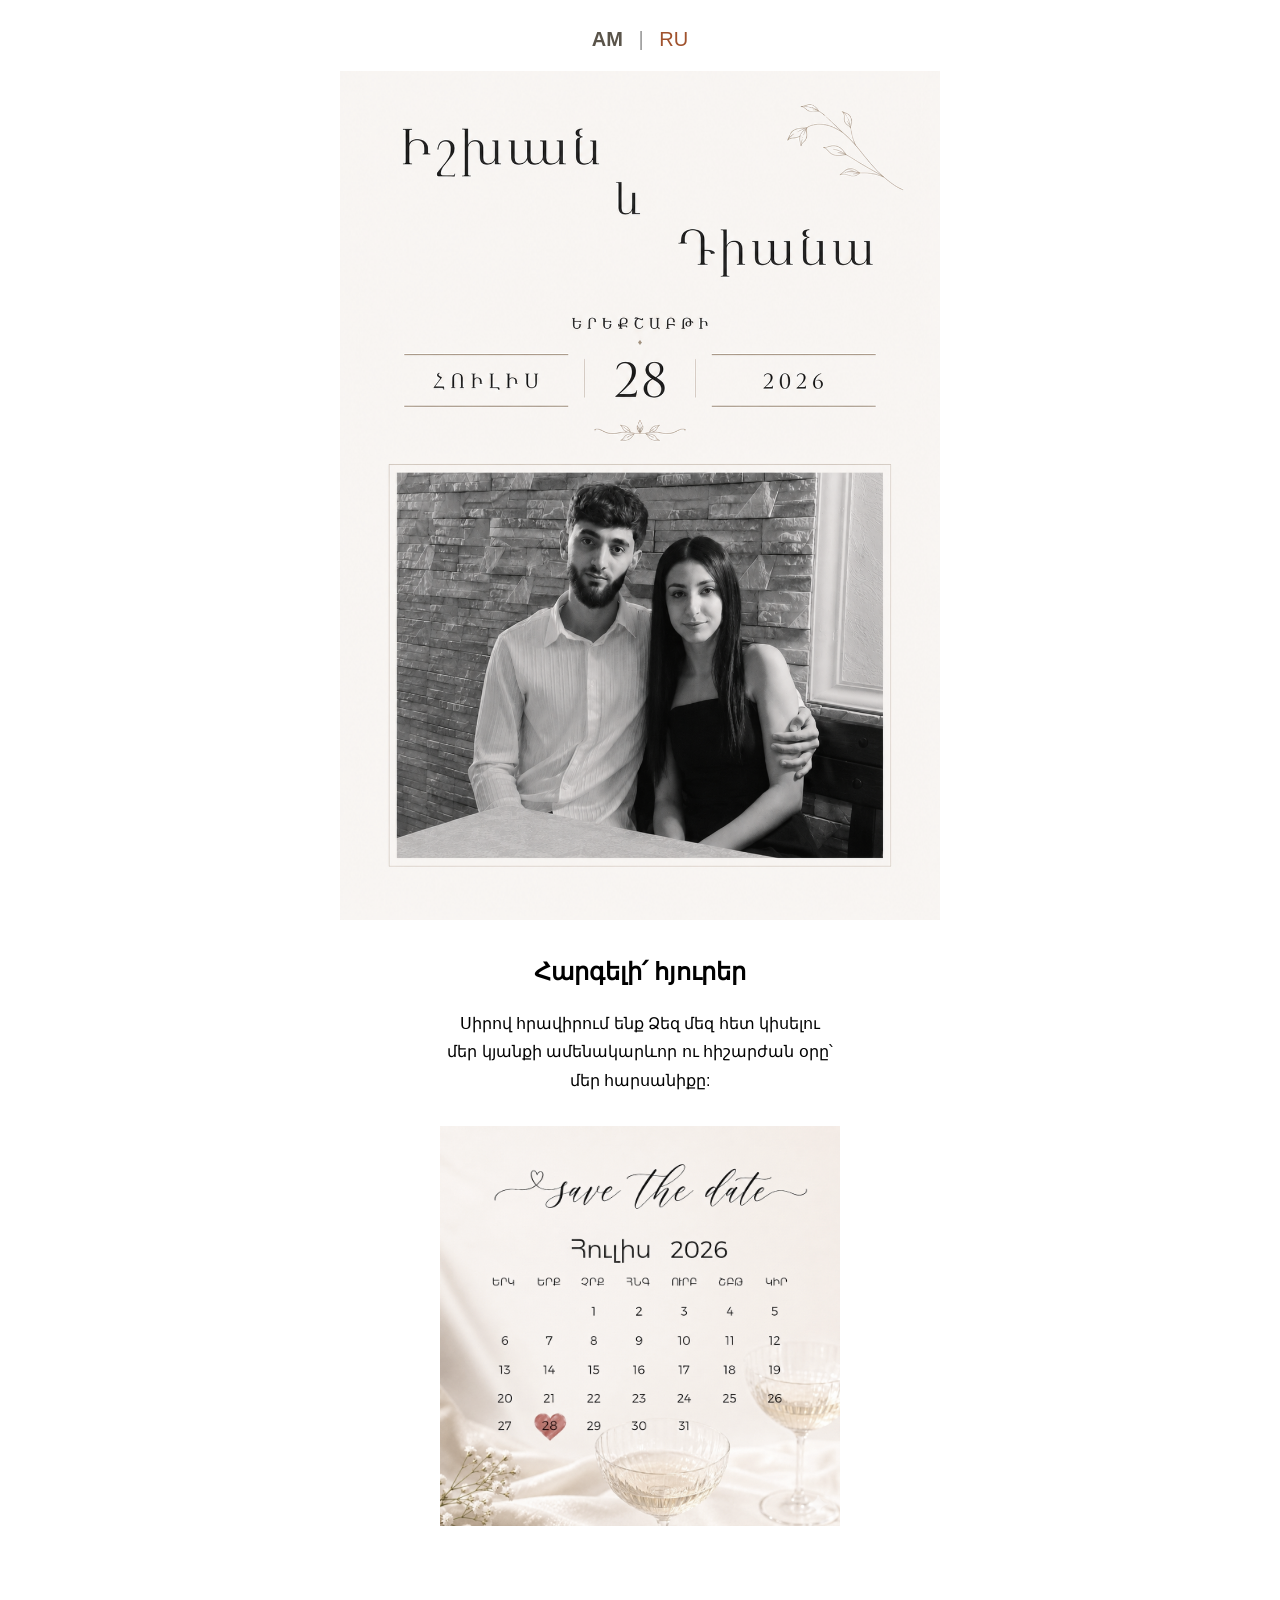
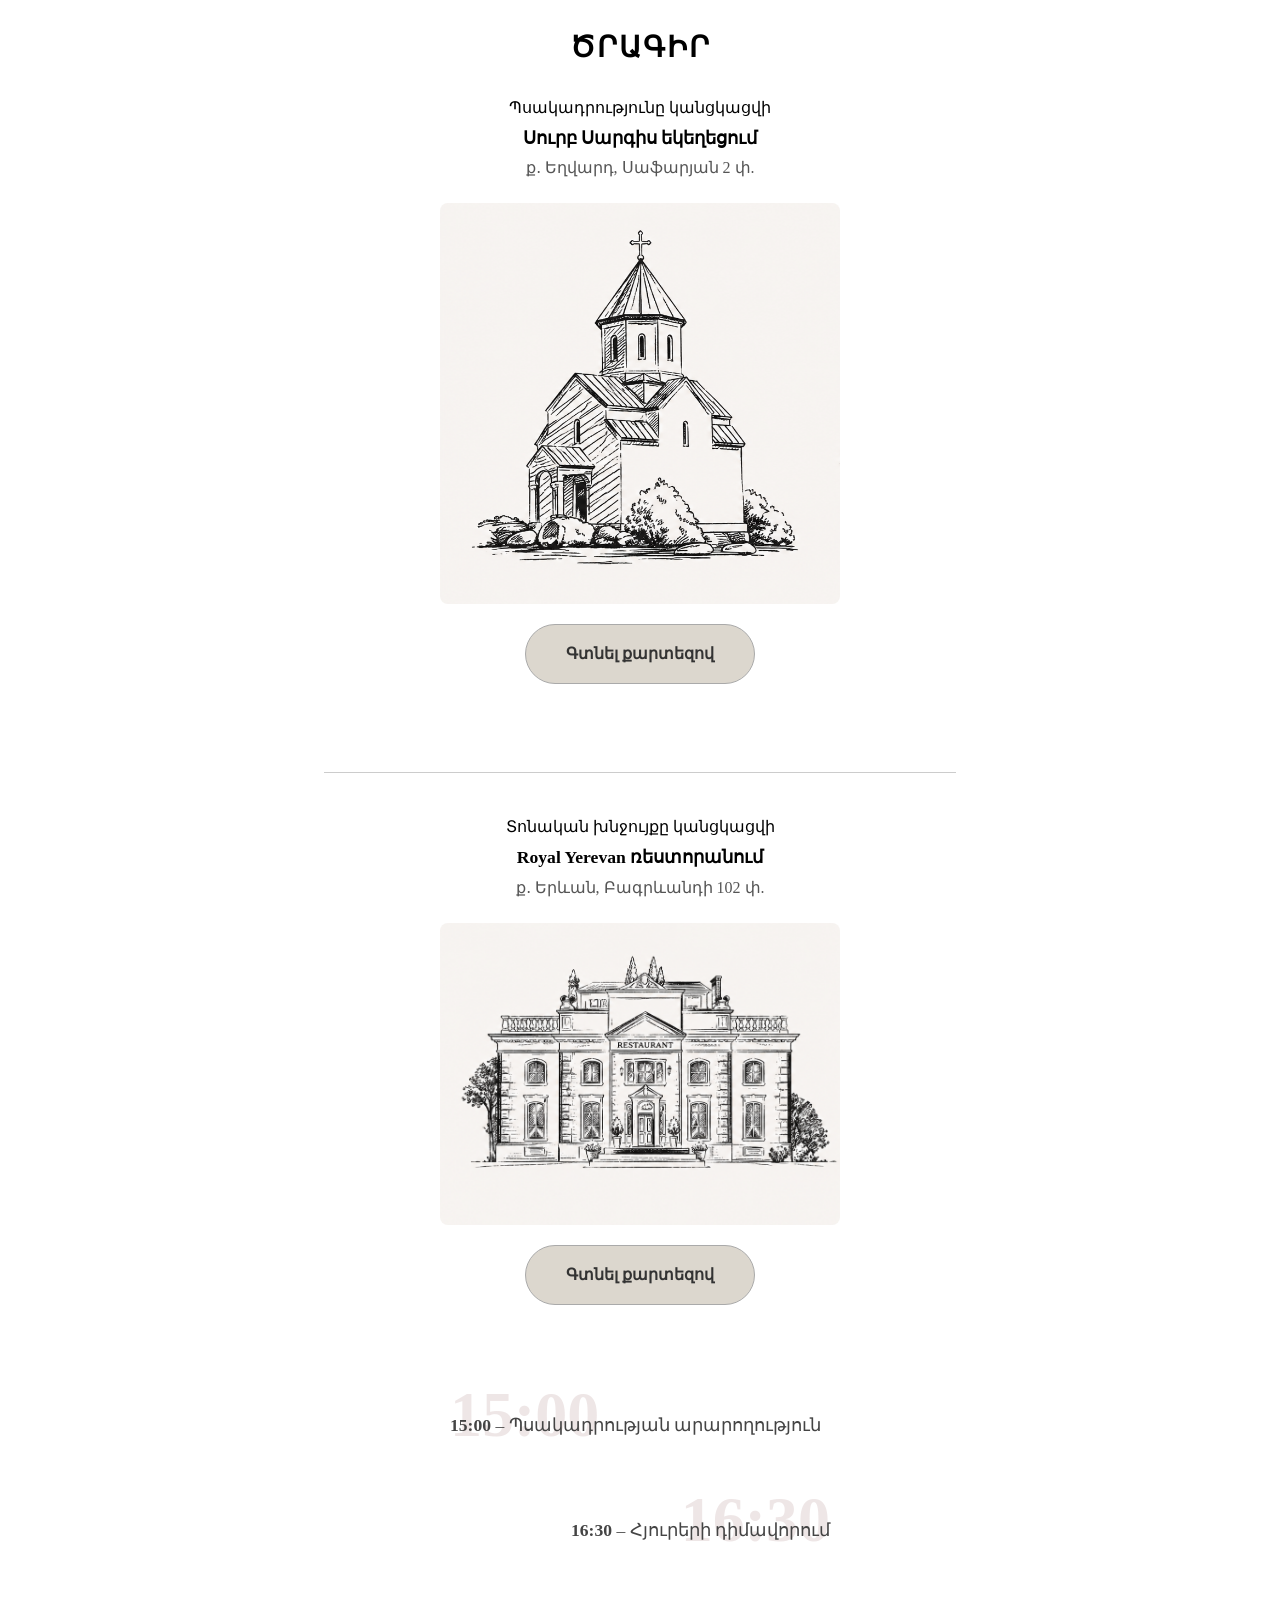
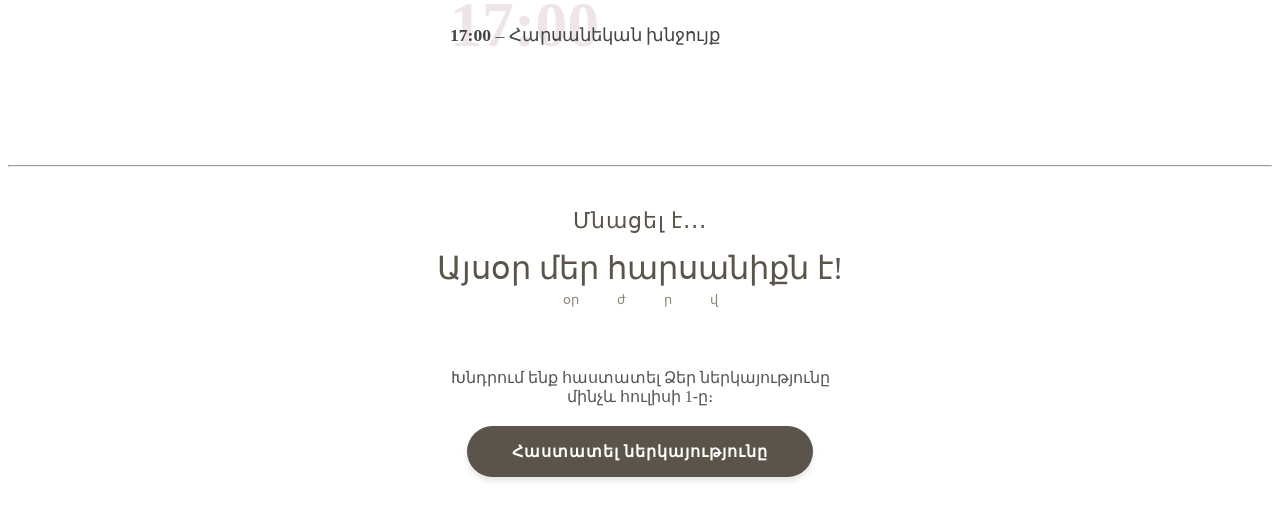
<file: index.html>
<!DOCTYPE html>
<html lang="en">
<head>
    <meta charset="UTF-8">
    <meta name="viewport" content="width=device-width, initial-scale=1.0">
    <title>Document</title>
    <link rel="stylesheet" href="https://cdnjs.cloudflare.com/ajax/libs/font-awesome/6.0.0/css/all.min.css">
    <link rel="stylesheet" href="style.css">
</head>
<body>
    <div style="text-align: center; padding: 20px 0; font-size: 20px; font-family: sans-serif;">
        <span style="font-weight: bold; color: #5a544a;">AM</span> 
        <span style="color: #999; margin: 0 10px;">|</span> 
        <a href="index-ru.html" style="color: #a0522d; text-decoration: none;">RU</a>
    </div>
    <img src="demo2.png" alt="Իշխան և Դիանա" style="width: 100%; max-width: 600px; display: block; margin: 0 auto;">

    <div style="text-align: center; margin: 30px 20px; font-family: sans-serif; line-height: 1.8;">
        <h2 style="margin-bottom: 15px;">Հարգելի՛ հյուրեր</h2>
        <p>
            Սիրով հրավիրում ենք Ձեզ մեզ հետ կիսելու<br>
            մեր կյանքի ամենակարևոր ու հիշարժան օրը՝<br>
            մեր հարսանիքը:
        </p>
    </div>

    <img src="cal2.png" alt="Save the date" style="width: 100%; max-width: 400px; display: block; margin: 30px auto; filter: saturate(60%)">
    <br>
    <br>

    <div style="text-align: center; margin: 30px 20px; font-family: 'Georgia', serif; line-height: 1.8;">
        <h1 style="margin: 0 0 20px 0; font-size: 1.8em; letter-spacing: 2px;">ԾՐԱԳԻՐ</h1>
    
        <p style="margin: 0;">Պսակադրությունը կանցկացվի</p>
        <p style="margin: 0; font-weight: bold; font-size: 1.1em;">Սուրբ Սարգիս եկեղեցում</p>
        <p style="margin: 0 0 20px 0; color: #555;">ք․ Եղվարդ, Սաֆարյան 2 փ.</p>
    
        <img src="church.png" alt="Սուրբ Սարգիս եկեղեցի" style="width: 100%; max-width: 400px; display: block; margin: 0 auto 20px auto; border-radius: 8px;">
    
        <a href="https://www.google.com/maps/search/Սուրբ+Սարգիս+եկեղեցի+Եղվարդ" target="_blank" style="display: inline-block; padding: 15px 40px; background-color: #dcd7ce; color: #333; text-decoration: none; border-radius: 30px; font-weight: bold; border: 1px solid #aaa; font-size: 1em;">
            Գտնել քարտեզով
        </a>
    </div>
    <br>
    <hr style="width: 50%; border: 0; border-top: 1px solid #ccc; margin: 40px auto;">

    <div style="text-align: center; margin: 40px 20px; font-family: 'Georgia', serif; line-height: 1.8;">
        <p style="margin: 0;">Տոնական խնջույքը կանցկացվի</p>
        <p style="margin: 0; font-weight: bold; font-size: 1.1em;">Royal Yerevan ռեստորանում</p>
        <p style="margin: 0 0 20px 0; color: #555;">ք․ Երևան, Բագրևանդի 102 փ.</p>
    
        <img src="restaurant.png" alt="Royal Yerevan" style="width: 100%; max-width: 400px; display: block; margin: 0 auto 20px auto; border-radius: 8px;">
    
        <a href="https://maps.app.goo.gl/Vv3e1r5FnsLNSgMn9" target="_blank" style="display: inline-block; padding: 15px 40px; background-color: #dcd7ce; color: #333; text-decoration: none; border-radius: 30px; font-weight: bold; border: 1px solid #aaa; font-size: 1em;">
            Գտնել քարտեզով
        </a>
    </div>
    <br>

    <div class="schedule-container">
    <div class="schedule-item left">
        <div class="time-bg">15:00</div>
        <div class="time-content">
            <span style="font-weight: bold;">15:00</span> – Պսակադրության արարողություն
        </div>
    </div>

    <div class="schedule-item right">
        <div class="time-bg">16:30</div>
        <div class="time-content">
            <span style="font-weight: bold;">16:30</span> – Հյուրերի դիմավորում
        </div>
    </div>

    <div class="schedule-item left">
        <div class="time-bg">17:00</div>
        <div class="time-content">
            <span style="font-weight: bold;">17:00</span> – Հարսանեկան խնջույք
        </div>
    </div>
    </div>
    <hr>

    <div style="text-align: center; margin: 40px 20px; font-family: 'Georgia', serif; color: #5a544a;">
    <h2 style="font-size: 1.4em; margin-bottom: 15px; font-weight: normal; letter-spacing: 1px;">Մնացել է․․․</h2>
    
    <div id="countdown" style="display: flex; justify-content: center; align-items: center; gap: 12px; font-size: 2em; font-weight: 500;">
        <div id="days">00</div> :
        <div id="hours">00</div> :
        <div id="minutes">00</div> :
        <div id="seconds">00</div>
    </div>
    
    <div style="display: flex; justify-content: center; gap: 38px; font-size: 0.8em; color: #8c8578; margin-top: 5px;">
        <span>օր</span> <span>ժ</span> <span>ր</span> <span>վ</span>
    </div>
    </div>

    <div style="text-align: center; margin: 60px 20px 40px 20px; font-family: 'Georgia', serif;">
    <p style="color: #555; margin-bottom: 20px; font-size: 1em;">
        Խնդրում ենք հաստատել Ձեր ներկայությունը<br>մինչև հուլիսի 1-ը։
    </p>
    
    <a href="https://docs.google.com/forms/d/e/1FAIpQLSeoAIyfhKIts5UMXZJYU1JO6aBGpaPUrkTvprdsqRnNnpG2Sw/viewform?usp=dialog" 
       target="_blank" 
       style="display: inline-block; 
              padding: 16px 45px; 
              background-color: #5a544a; 
              color: #ffffff; 
              text-decoration: none; 
              border-radius: 30px; 
              font-weight: bold; 
              font-size: 1em; 
              letter-spacing: 1px;
              box-shadow: 0 4px 6px rgba(0,0,0,0.1);">
        Հաստատել ներկայությունը
    </a>
</div>






    <script src="script.js"></script>
</body>
</html>
</file>
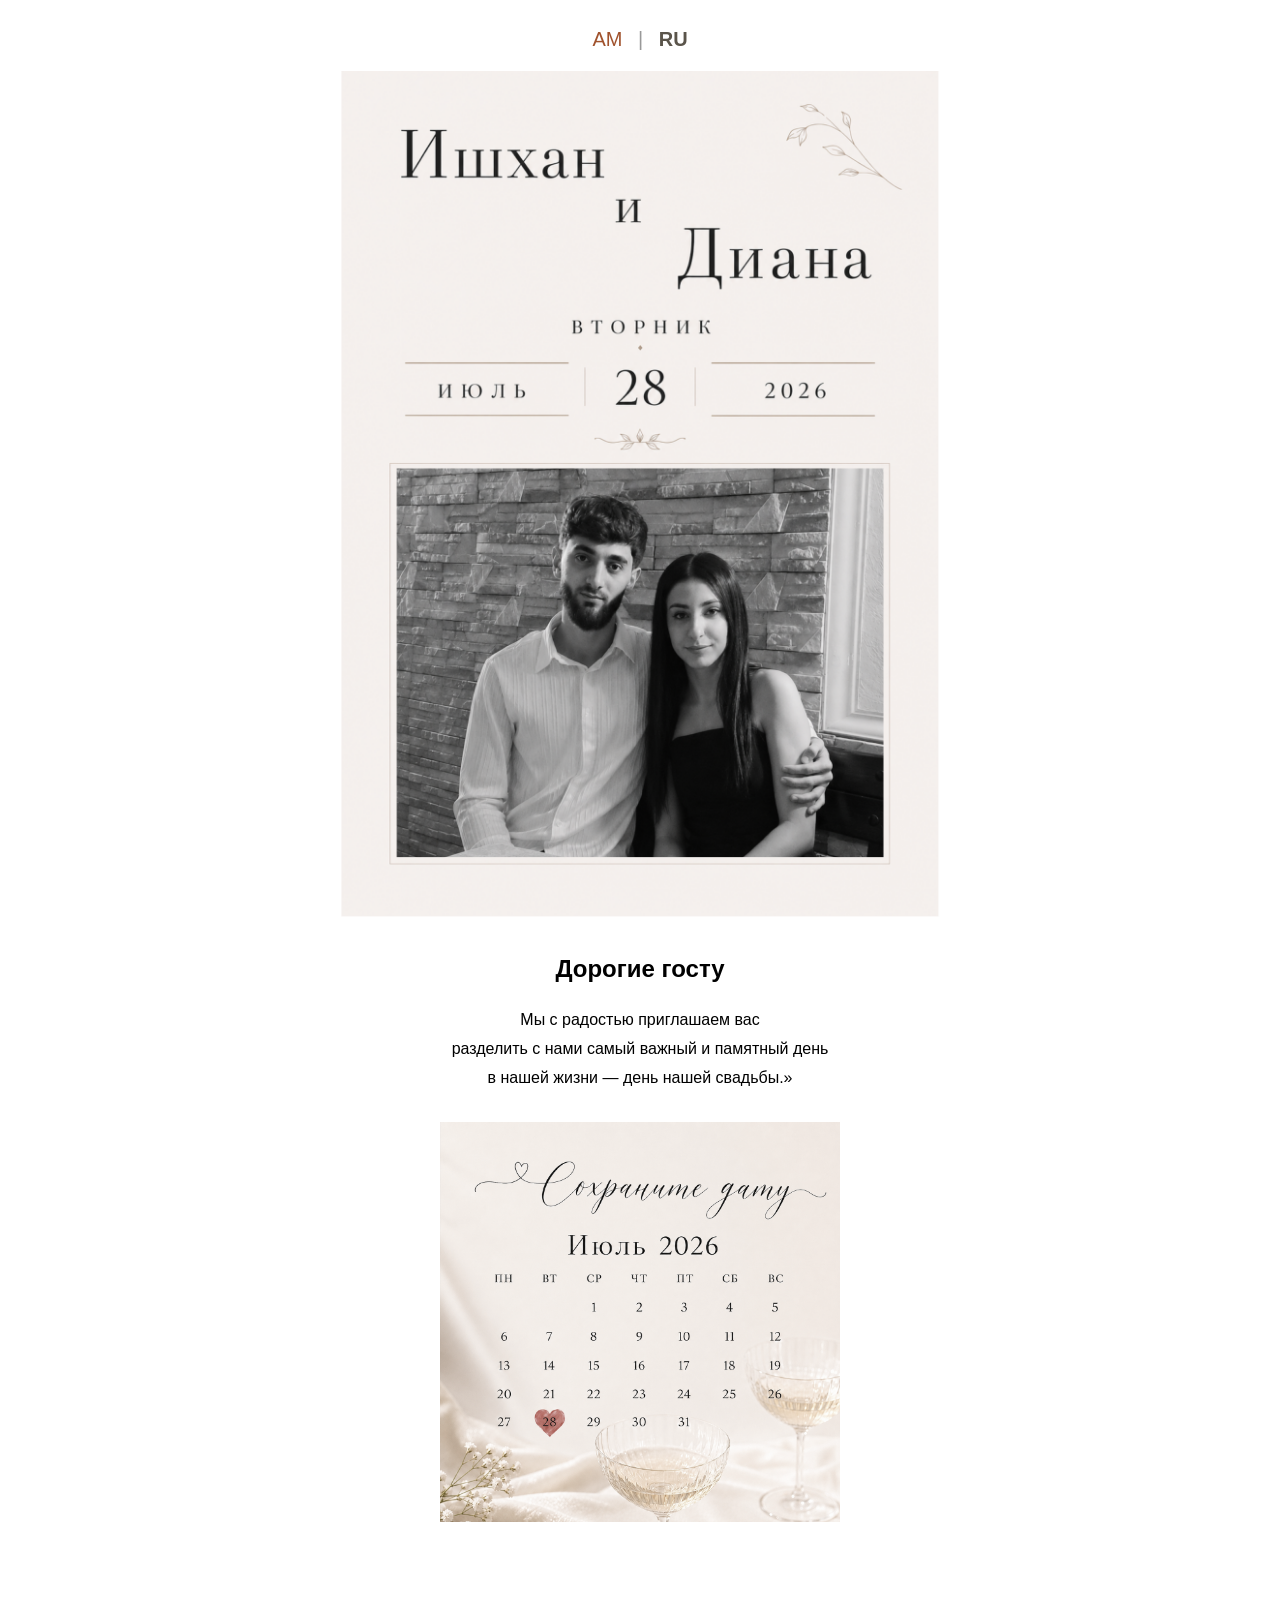
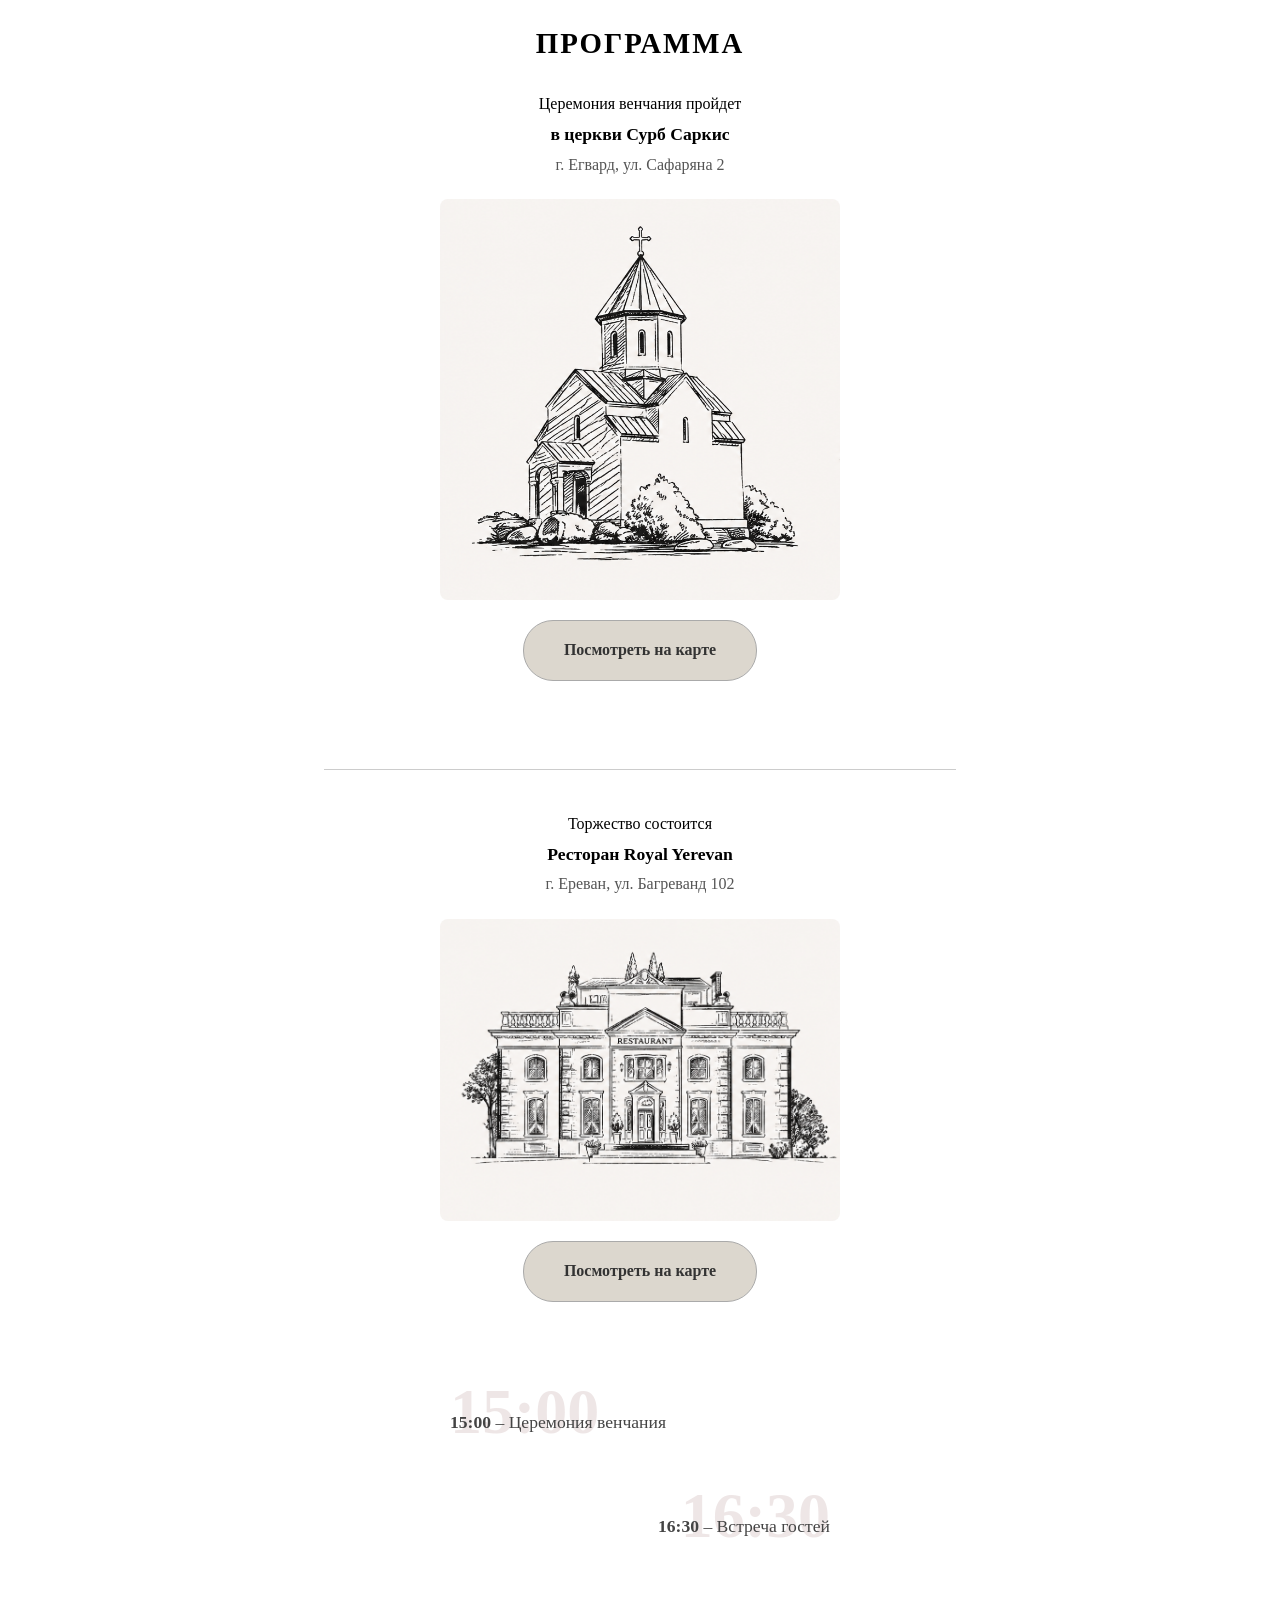
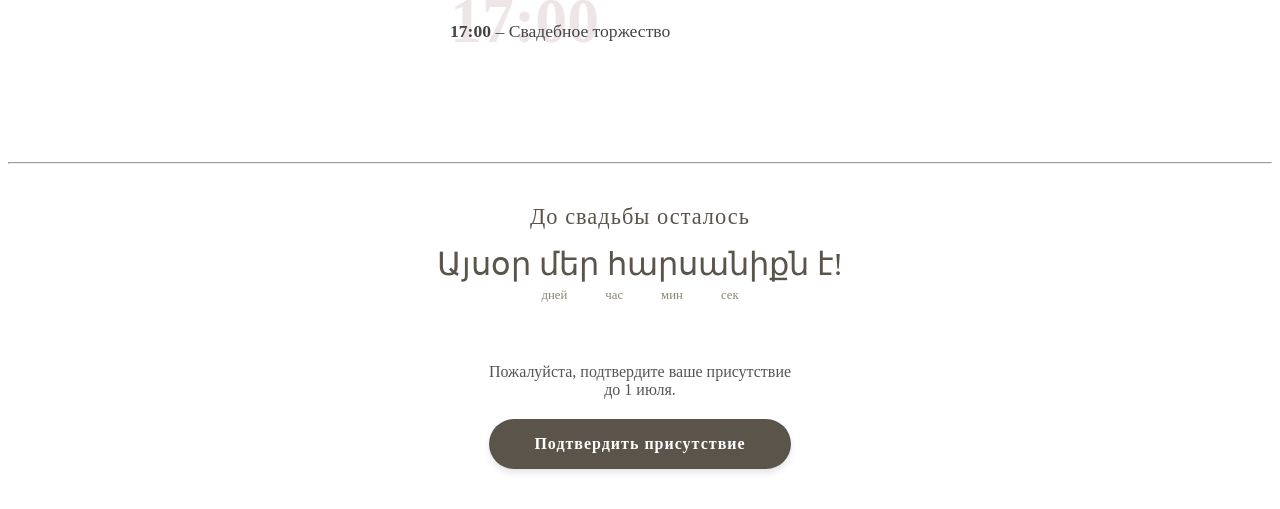
<file: index-ru.html>
<!DOCTYPE html>
<html lang="en">
<head>
    <meta charset="UTF-8">
    <meta name="viewport" content="width=device-width, initial-scale=1.0">
    <title>Document</title>
    <link rel="stylesheet" href="https://cdnjs.cloudflare.com/ajax/libs/font-awesome/6.0.0/css/all.min.css">
    <link rel="stylesheet" href="style.css">
</head>
<body>
    <div style="text-align: center; padding: 20px 0; font-size: 20px; font-family: sans-serif;">
        <a href="index.html" style="color: #a0522d; text-decoration: none;">AM</a> 
        <span style="color: #999; margin: 0 10px;">|</span> 
        <span style="font-weight: bold; color: #5a544a;">RU</span>
    </div>
    <img src="demoru.png" alt="Իշխան և Դիանա" style="width: 100%; max-width: 600px; display: block; margin: 0 auto;">

    <div style="text-align: center; margin: 30px 20px; font-family: sans-serif; line-height: 1.8;">
        <h2 style="margin-bottom: 15px;">Дорогие госту</h2>
        <p>
            Мы с радостью приглашаем вас<br>
             разделить с нами самый важный и памятный день<br>
              в нашей жизни — день нашей свадьбы.»
        </p>
    </div>

    <img src="calru.png" alt="Save the date" style="width: 100%; max-width: 400px; display: block; margin: 30px auto; filter: saturate(60%)">
    <br>
    <br>

    <div style="text-align: center; margin: 30px 20px; font-family: 'Georgia', serif; line-height: 1.8;">
        <h1 style="margin: 0 0 20px 0; font-size: 1.8em; letter-spacing: 2px;">ПРОГРАММА</h1>
    
        <p style="margin: 0;">Церемония венчания пройдет</p>
        <p style="margin: 0; font-weight: bold; font-size: 1.1em;">в церкви Сурб Саркис</p>
        <p style="margin: 0 0 20px 0; color: #555;">г. Егвард, ул. Сафаряна 2</p>
    
        <img src="church.png" alt="Սուրբ Սարգիս եկեղեցի" style="width: 100%; max-width: 400px; display: block; margin: 0 auto 20px auto; border-radius: 8px;">
    
        <a href="https://www.google.com/maps/search/Սուրբ+Սարգիս+եկեղեցի+Եղվարդ" target="_blank" style="display: inline-block; padding: 15px 40px; background-color: #dcd7ce; color: #333; text-decoration: none; border-radius: 30px; font-weight: bold; border: 1px solid #aaa; font-size: 1em;">
            Посмотреть на карте
        </a>
    </div>
    <br>
    <hr style="width: 50%; border: 0; border-top: 1px solid #ccc; margin: 40px auto;">

    <div style="text-align: center; margin: 40px 20px; font-family: 'Georgia', serif; line-height: 1.8;">
        <p style="margin: 0;">Торжество состоится</p>
        <p style="margin: 0; font-weight: bold; font-size: 1.1em;">Ресторан Royal Yerevan</p>
        <p style="margin: 0 0 20px 0; color: #555;">г. Ереван, ул. Багреванд 102</p>
    
        <img src="restaurant.png" alt="Royal Yerevan" style="width: 100%; max-width: 400px; display: block; margin: 0 auto 20px auto; border-radius: 8px;">
    
        <a href="https://maps.app.goo.gl/Vv3e1r5FnsLNSgMn9" target="_blank" style="display: inline-block; padding: 15px 40px; background-color: #dcd7ce; color: #333; text-decoration: none; border-radius: 30px; font-weight: bold; border: 1px solid #aaa; font-size: 1em;">
            Посмотреть на карте
        </a>
    </div>
    <br>

    <div class="schedule-container">
    <div class="schedule-item left">
        <div class="time-bg">15:00</div>
        <div class="time-content">
            <span style="font-weight: bold;">15:00</span> – Церемония венчания
        </div>
    </div>

    <div class="schedule-item right">
        <div class="time-bg">16:30</div>
        <div class="time-content">
            <span style="font-weight: bold;">16:30</span> – Встреча гостей
        </div>
    </div>

    <div class="schedule-item left">
        <div class="time-bg">17:00</div>
        <div class="time-content">
            <span style="font-weight: bold;">17:00</span> – Свадебное торжество
        </div>
    </div>
    </div>
    <hr>

    <div style="text-align: center; margin: 40px 20px; font-family: 'Georgia', serif; color: #5a544a;">
    <h2 style="font-size: 1.4em; margin-bottom: 15px; font-weight: normal; letter-spacing: 1px;">До свадьбы осталось</h2>
    
    <div id="countdown" style="display: flex; justify-content: center; align-items: center; gap: 12px; font-size: 2em; font-weight: 500;">
        <div id="days">00</div> :
        <div id="hours">00</div> :
        <div id="minutes">00</div> :
        <div id="seconds">00</div>
    </div>
    
    <div style="display: flex; justify-content: center; gap: 38px; font-size: 0.8em; color: #8c8578; margin-top: 5px;">
        <span>дней</span> <span>час</span> <span>мин</span> <span>сек</span>
    </div>
    </div>

    <div style="text-align: center; margin: 60px 20px 40px 20px; font-family: 'Georgia', serif;">
    <p style="color: #555; margin-bottom: 20px; font-size: 1em;">
        Пожалуйста, подтвердите ваше присутствие<br>до 1 июля.
    </p>
    
    <a href="https://docs.google.com/forms/d/e/1FAIpQLSeoAIyfhKIts5UMXZJYU1JO6aBGpaPUrkTvprdsqRnNnpG2Sw/viewform?usp=dialog" 
       target="_blank" 
       style="display: inline-block; 
              padding: 16px 45px; 
              background-color: #5a544a; 
              color: #ffffff; 
              text-decoration: none; 
              border-radius: 30px; 
              font-weight: bold; 
              font-size: 1em; 
              letter-spacing: 1px;
              box-shadow: 0 4px 6px rgba(0,0,0,0.1);">
        Подтвердить присутствие
    </a>
</div>






    <script src="script.js"></script>
</body>
</html>
</file>
<file: style.css>
.hero {
    text-align: center;
    padding: 20px;
}

.names {
    font-size: 3em;
    font-weight: bold;
    margin-bottom: 20px;
}

.date-section {
    margin-bottom: 30px;
}

.date-grid {
    display: flex;
    justify-content: center;
    gap: 20px;
    font-size: 1.5em;
    border-top: 1px solid #000;
    border-bottom: 1px solid #000;
    padding: 10px 0;
    margin-top: 10px;
}

.hero-img {
    width: 100%;
    max-width: 500px;
    filter: grayscale(100%);
    margin-top: 20px;
}

.schedule-container {
    padding: 40px 20px;
    font-family: 'Georgia', serif;
    max-width: 400px; 
    margin: 0 auto; 
}

.schedule-item {
    position: relative;
    margin-bottom: 60px; 
}

.schedule-item.left {
    text-align: left;
}

.schedule-item.right {
    text-align: right;
}

.time-bg {
    position: absolute;
    top: -25px; 
    font-size: 4em; 
    font-weight: bold;
    color: rgba(169, 131, 131, 0.2); 
    z-index: -1;
}

.schedule-item.left .time-bg {
    left: 10px; 
}

.schedule-item.right .time-bg {
    right: 10px; 
}

.time-content {
    font-size: 1.1em;
    color: #444;
    line-height: 1.4;
    position: relative;
    z-index: 1;
    padding: 10px; 
}
</file>
